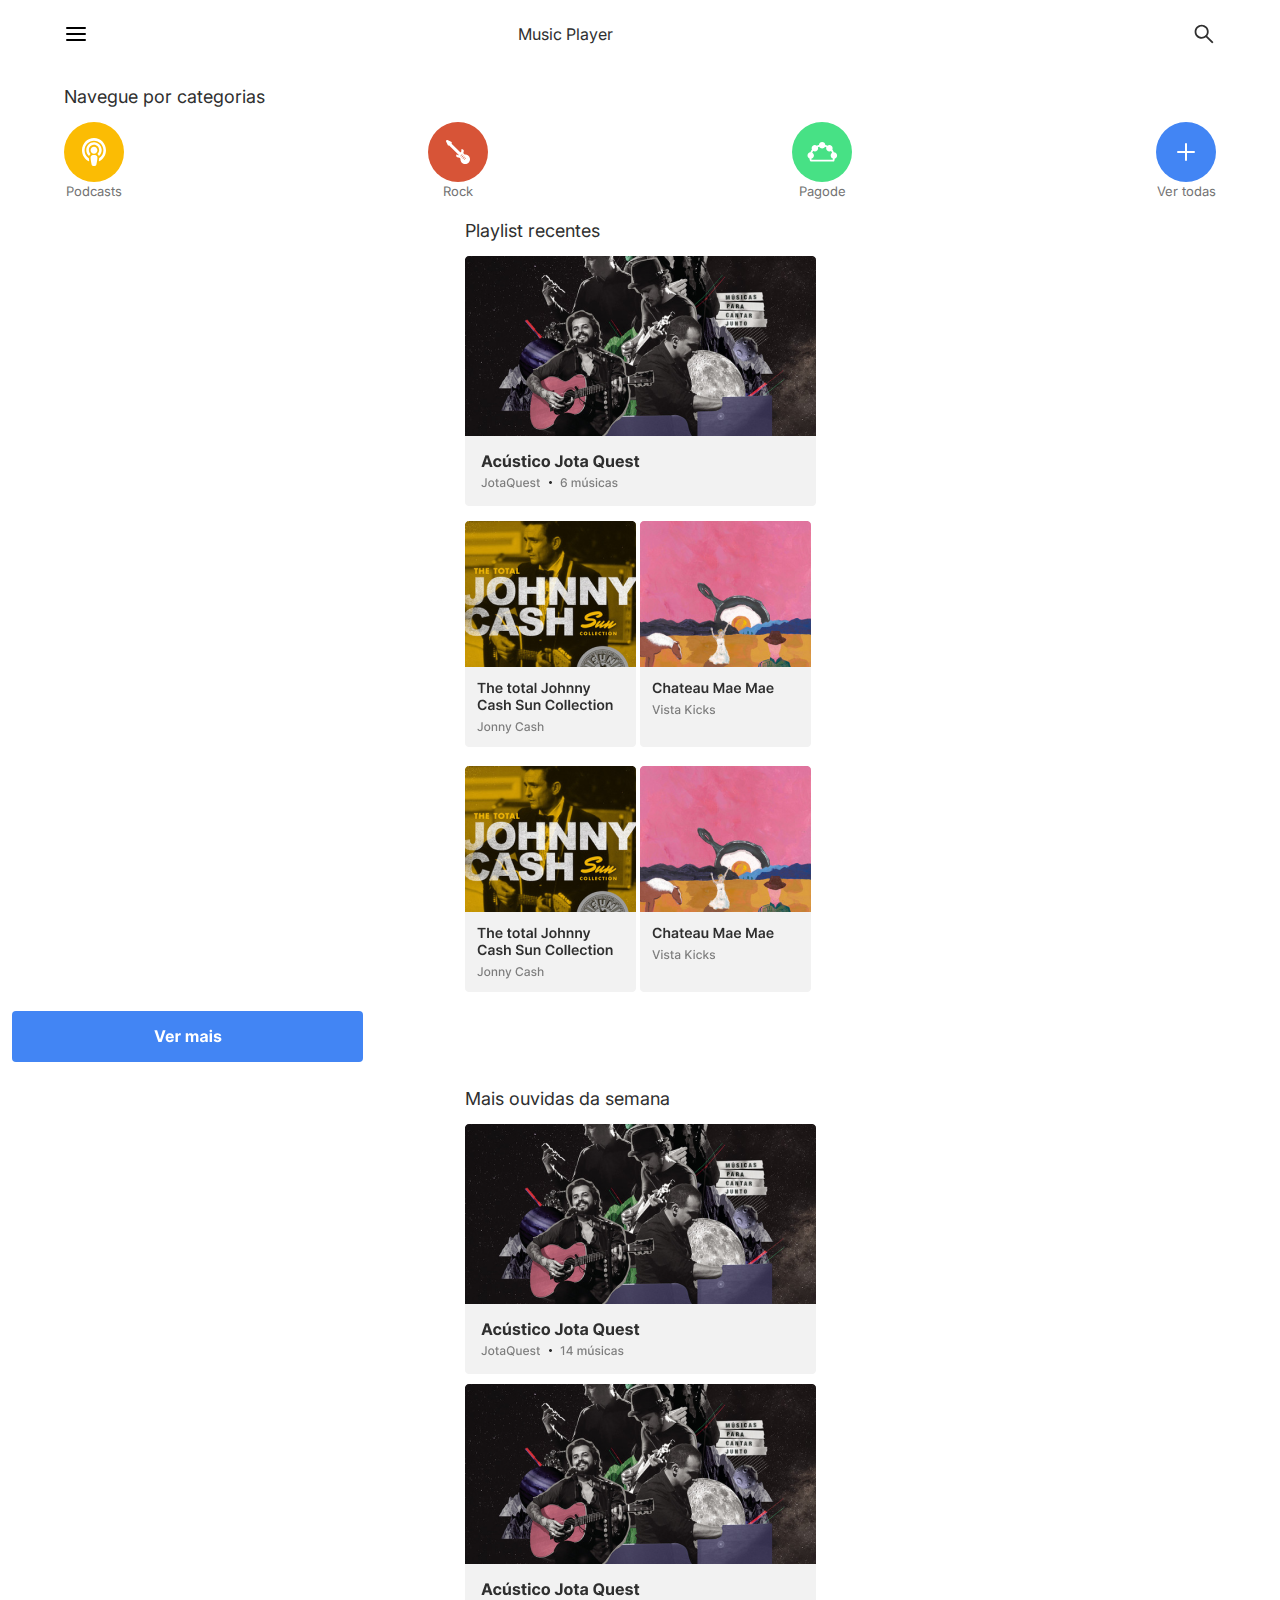
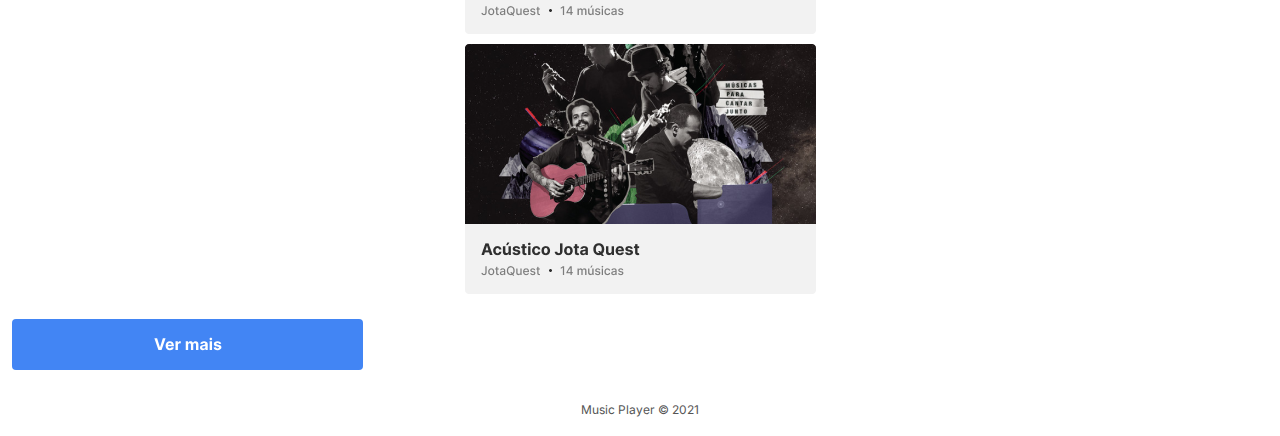
<file: index.html>
<!DOCTYPE html>
<html lang="pt-br">
    <head>
        <link rel="stylesheet" href="styles/pages/index.css">
        <meta charset="UTF-8">
        <meta http-equiv="X-UA-Compatible" content="IE=edge">
        <meta name="viewport" content="width=device-width, initial-scale=1.0">
        <title>Music</title>
    </head>
    <body>
        <!-- fist bar -->
        <div class="first-bar">
            <img src="./assets/icons/menu.svg" alt="Menu">
            <p class="first-bar__name">Music Player</p>
            <img src="./assets/icons/search.svg" alt="Pesquisa">
        </div>
        <!-- indicator -->
        <p class="indicator">Navegue por categorias</p>
        <!-- categories -->
        <div class="categories">
            <div class="musics">
                <img src="./assets/icons/podcasts.svg" alt="podcasts">
                <p class="musics__text">Podcasts</p>
            </div>
            <div class="musics">
                <img src="./assets/icons/rock.svg" alt="rock">  
                <p class="musics__text">Rock</p>
            </div>
            <div class="musics">
                <img src="./assets/icons/pagode.svg" alt="pagode">  
                <p class="musics__text">Pagode</p>
            </div>
            <div class="musics">
                <img src="./assets/icons/todas.svg" alt="todas">
                <p class="musics__text">Ver todas</p>
            </div>
        </div>
        <p class="playlist">Playlist recentes</p>
        <div class="playlist-jota-quest">
            <img src="./assets/images/jota-quest.png" alt="jota-quest">
         </div>

        <div class="playlist-jhonny-cash__vista-kicks">
            <img src="./assets/images/jonny-cash.png" alt="jonny-cash">
            <img src="./assets/images/vista-kicks.png" alt="vista-kicks">
         </div>

         <div class="playlist-jhonny-cash-vista-kicks__2">
            <img src="./assets/images/jonny-cash.png" alt="jonny-cash">
            <img src="./assets/images/vista-kicks.png" alt="vista-kicks">
         </div>
        
         <div class="btn">
            <img src="./assets/icons/btn.svg"  alt="btn">
        </div>
        
        <p class="playlist__2">Mais ouvidas da semana</p>

        <div class="playlist-jota-quest__2">
            <img src="./assets/images/jota-quest_2.png" alt="jota-quest_2">
         </div>

        <div class="playlist-jota-quest__3">
            <img src="./assets/images/jota-quest_2.png" alt="jota-quest_3">
         </div>

         <div class="playlist-jota-quest__3">
            <img src="./assets/images/jota-quest_2.png" alt="jota-quest_3">
         </div>

        <!-- dont change -->
        <div class="btn__2">
            <img src="./assets/icons/btn.svg"  alt="btn">
        </div>
        <div class="verificate">
            <p>Music Player © 2021</p>
        </div>
    </body>
</html>
</file>
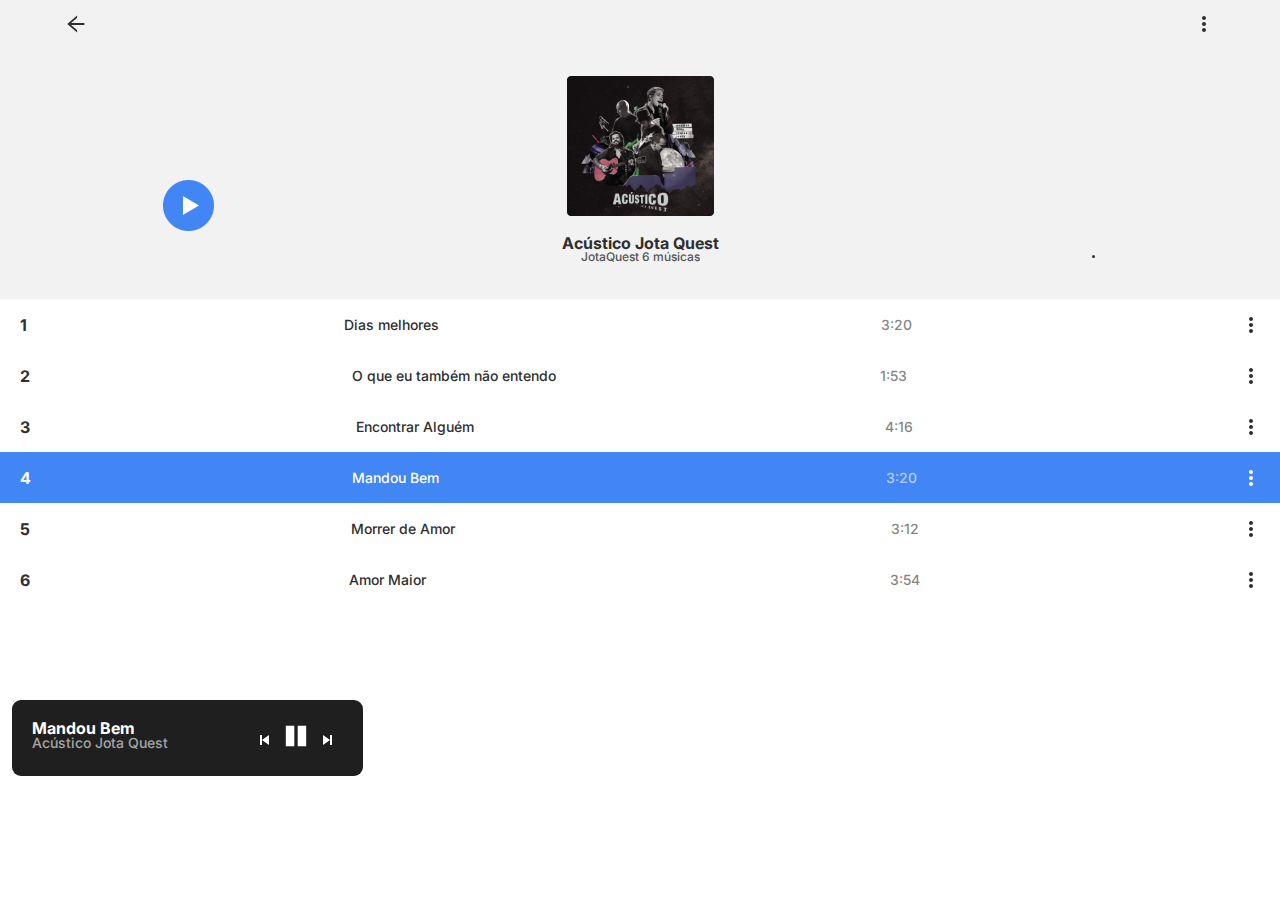
<file: playlist.html>
<!DOCTYPE html>
<html lang="pt-br">
    <head>
        <link rel="stylesheet" href="styles/pages/index.css">
        <meta charset="UTF-8">
        <meta http-equiv="X-UA-Compatible" content="IE=edge">
        <meta name="viewport" content="width=device-width, initial-scale=1.0">
        <title>Playlist</title>
    </head>
    <body>
        <div class="body">
            <div class="navbar">
                <img src="./assets/icons/return.svg" alt="retornar" >
                <img src="./assets/icons/more.svg"  alt="mais" >
            </div>
            <div class="playlist-img">
                <img src="./assets/images/playlist-jotaquest.png"  alt="playlist-jotaquest">
                
            </div>
            <div class="playlist-btn">
                <img src="./assets/images/play.png" class="playlist-img__btn" alt="play">
            </div>

            <div class="text">
                <p>Acústico Jota Quest</p>
                <p class="text-small">JotaQuest  <img src="assets/icons/ball.svg" alt="bola" class="text-small__ball">  6 músicas</p>
            </div>
        </div>
        <!-- List -->
        <div class="list">
            <div class="list__number">
                <h1>1</h1>
            </div>
            <div class="list__music-name">
                <p>Dias melhores</p>
            </div>
            <div class="list__time">
                <p>3:20</p>
            </div>
            <img src="./assets/icons/more.svg" alt="mais" class="list_more">
        </div>
        <!-- 2 -->
        <div class="list">
            <div class="list__number">
                <h1>2</h1>
            </div>
            <div class="list__music-name__mod">
                <p>O que eu também não entendo</p>
            </div>
            <div class="list__time">
                <p>1:53</p>
            </div>
            <img src="./assets/icons/more.svg" alt="mais" class="list_more">
        </div>
        <!-- 3 -->
        <div class="list">
            <div class="list__number">
                <h1>3</h1>
            </div>
            <div class="list__music-name__mod">
                <span>Encontrar Alguém</span>
            </div>
            <div class="list__time__mod">
                <p>4:16</p>
            </div>
            <img src="./assets/icons/more.svg" alt="mais" class="list_more">
        </div>
        <!-- 4 -->
        <div class="list--sellect">
            <div class="list__number--sellect">
                <h1>4</h1>
            </div>
            <div class="list__music-name--sellect">
                <p>Mandou Bem</p>
            </div>
            <div class="list__time--sellect">
                <p>3:20</p>
            </div>
            <img src="./assets/icons/more-white.svg" alt="mais" class="list_more--sellect">
        </div>
        <!-- 5 -->
        <div class="list">
            <div class="list__number__mod">
                <h1>5</h1>
            </div>
            <div class="list__music-name">
                <p>Morrer de Amor</p>
            </div>
            <div class="list__time">
                <p>3:12</p>
            </div>
            <img src="./assets/icons/more.svg" alt="mais" class="list_more">
        </div>
        <!-- 6 -->
        <div class="list">
            <div class="list__number">
                <h1>6</h1>
            </div>
            <div class="list__music-name">
                <p>Amor Maior</p>
            </div>
            <div class="list__time__mod2">
                <p>3:54</p>
            </div>
            <img src="./assets/icons/more.svg" alt="mais" class="list_more">
        </div>

        <div class="pause-bar">
            <div class="space">
                <div class="pause-bar__name">
                <p>Mandou Bem</p>
                </div>
                <div class="pause-bar__img">
                    <img src="./assets/icons/skip-left.svg" alt="skip">
                    <img src="./assets/icons/pause.svg" alt="pause">
                    <img src="./assets/icons/skip-rigth.svg" alt="skip">
                </div>
            </div>
            <div class="pause-bar_singer">
                    <p>Acústico Jota Quest</p>
            </div>
        </div>
    </body>
</html>
</file>
<file: styles/pages/index.css>
@import url('https://fonts.googleapis.com/css2?family=Inter:wght@600&display=swap');
@import '../components/app.css';
@import '../utils/general.css';
@import '../utils/reset.css';
@import '../components/music.css';
@import '../components/playlist.css'
</file>
